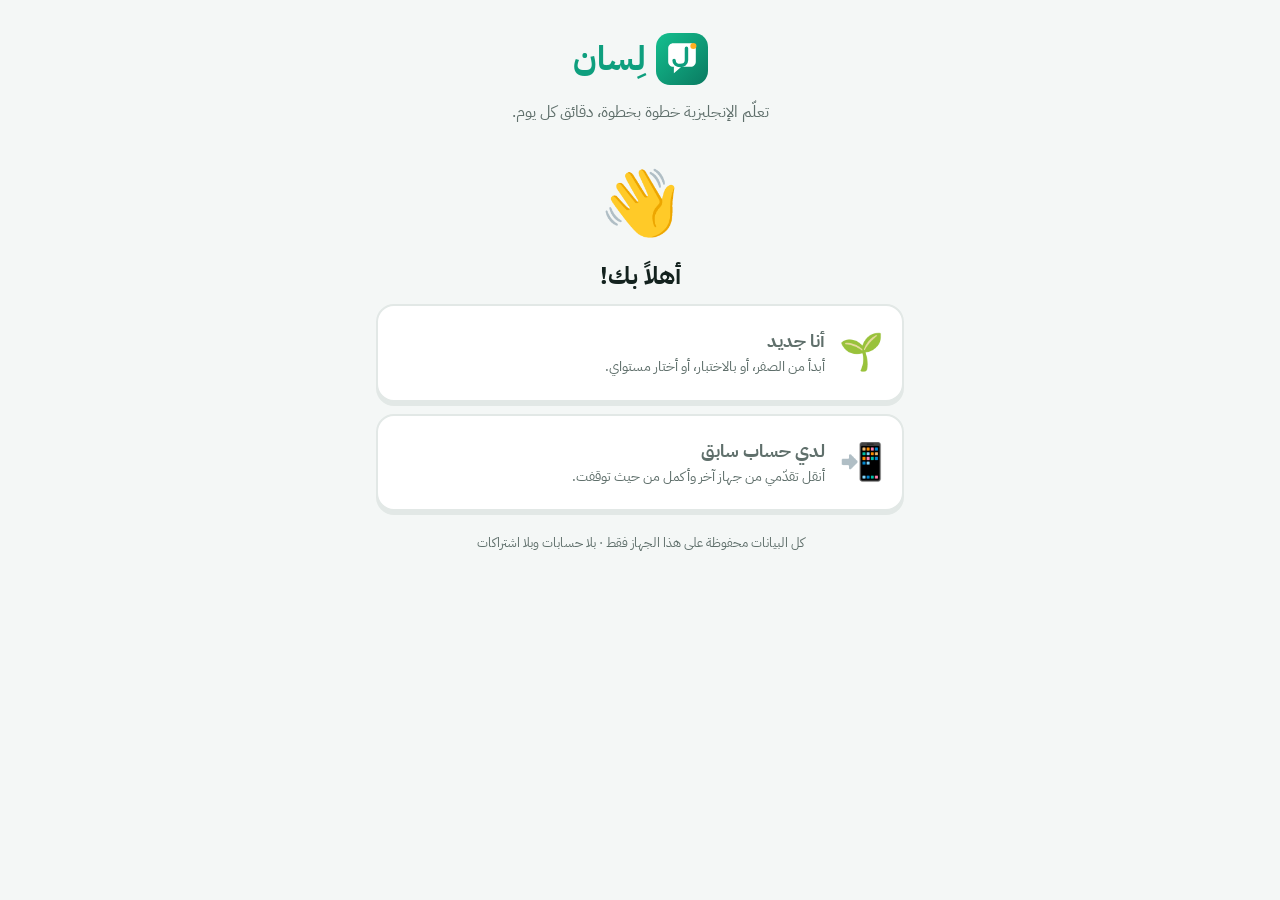
<file: lisan/index.html>
<!doctype html>
<html lang="ar" dir="rtl">
<head>
<meta charset="utf-8">
<meta name="viewport" content="width=device-width,initial-scale=1,viewport-fit=cover">
<meta name="theme-color" content="#0E9F7E">
<meta name="description" content="لِسان — تطبيق عائلي لتعلّم الإنجليزية للناطقين بالعربية، يعمل دون إنترنت وبلا اشتراكات.">
<title>لِسان</title>
<link rel="manifest" href="manifest.webmanifest">
<link rel="icon" href="icon.svg" type="image/svg+xml">
<link rel="apple-touch-icon" href="icon-192.png">
<meta name="apple-mobile-web-app-capable" content="yes">
<meta name="mobile-web-app-capable" content="yes">
<meta name="apple-mobile-web-app-title" content="لِسان">
<link rel="preconnect" href="https://fonts.googleapis.com">
<link rel="preconnect" href="https://fonts.gstatic.com" crossorigin>
<link href="https://fonts.googleapis.com/css2?family=IBM+Plex+Sans+Arabic:wght@400;600;700&family=Nunito:wght@600;800;900&display=swap" rel="stylesheet">
<link rel="stylesheet" href="styles.css">
</head>
<body>
<div id="app"></div>
<div id="toast" role="status" aria-live="polite"></div>
<script src="store.js"></script>
<script src="fsrs.js"></script>
<script src="course-en.js"></script>
<script src="gloss-en.js"></script>
<script src="app.js"></script>
</body>
</html>
</file>
<file: lisan/styles.css>
/* ================= لسان — النظام البصري ================= */
:root{
  --bg:#F4F7F6; --card:#FFFFFF; --ink:#13221E; --muted:#5F6F6B; --line:#E2E8E6; --soft:#EEF3F1;
  --pri:#0E9F7E; --pri-d:#0A7560; --pri-l:#DDF5EC;
  --acc:#FFB020; --acc-d:#C98300; --bad:#E5484D; --bad-d:#B3363A;
  --okbg:#DDF5EC; --badbg:#FDE8E8; --gold:#F5B400;
  --t-s:#2F80ED; --t-v:#E8710A; --t-x:#E5484D; --t-o:#0E9F7E; --t-t:#0A97A8; --t-q:#8E5CF7; --t-p:#D6409F;
  --sh:0 1px 2px rgba(0,0,0,.04),0 8px 24px rgba(16,40,34,.07);
  color-scheme:light;
}
:root[data-theme="dark"]{
  --bg:#0E1513; --card:#16211E; --ink:#E6EFEC; --muted:#97A8A3; --line:#26342F; --soft:#1C2926;
  --pri-d:#08624F; --pri-l:#123B30; --okbg:#103A2E; --badbg:#3D1B1D;
  --t-s:#6AA6FF; --t-v:#FF9A45; --t-x:#FF6B70; --t-o:#2FD3A6; --t-t:#35C6D8; --t-q:#B08DFF; --t-p:#F071BC;
  --sh:0 1px 2px rgba(0,0,0,.3),0 8px 24px rgba(0,0,0,.25); color-scheme:dark;
}
@media (prefers-color-scheme:dark){
  :root:not([data-theme="light"]){
    --bg:#0E1513; --card:#16211E; --ink:#E6EFEC; --muted:#97A8A3; --line:#26342F; --soft:#1C2926;
    --pri-d:#08624F; --pri-l:#123B30; --okbg:#103A2E; --badbg:#3D1B1D;
    --t-s:#6AA6FF; --t-v:#FF9A45; --t-x:#FF6B70; --t-o:#2FD3A6; --t-t:#35C6D8; --t-q:#B08DFF; --t-p:#F071BC;
    --sh:0 1px 2px rgba(0,0,0,.3),0 8px 24px rgba(0,0,0,.25); color-scheme:dark;
  }
}
*{box-sizing:border-box;-webkit-tap-highlight-color:transparent}
[hidden]{display:none!important}
html,body{margin:0;background:var(--bg);color:var(--ink);font-family:"IBM Plex Sans Arabic","Segoe UI",Tahoma,system-ui,sans-serif;font-size:16px;line-height:1.6}
body{min-height:100vh;min-height:100dvh;overflow-x:hidden}
button{font:inherit;color:inherit;cursor:pointer;background:none;border:0;padding:0}
input{font:inherit;color:inherit}
.en,[dir="ltr"]{font-family:"Nunito","Segoe UI",system-ui,sans-serif}
bdi.en{unicode-bidi:isolate}
#app{max-width:560px;margin:0 auto;min-height:100vh;min-height:100dvh;position:relative}
.muted{color:var(--muted)}
h1,h2,h3{margin:0;line-height:1.35}

/* ---------- الأزرار ---------- */
.btn{display:block;width:100%;border-radius:16px;padding:14px 18px;font-weight:700;font-size:17px;background:var(--pri);color:#fff;box-shadow:0 4px 0 var(--pri-d);transition:transform .08s,box-shadow .08s,background .2s;margin-top:10px;text-align:center}
.btn:active:not(:disabled){transform:translateY(3px);box-shadow:0 1px 0 var(--pri-d)}
.btn:disabled{background:var(--line);color:var(--muted);box-shadow:0 4px 0 var(--line);cursor:default}
.btn.ghost{background:transparent;color:var(--pri);box-shadow:none;border:2px solid var(--line)}
.btn.ghost:active{transform:translateY(1px)}
.btn.acc{background:var(--acc);box-shadow:0 4px 0 var(--acc-d);color:#3A2600}
.btn.bad{background:var(--bad);box-shadow:0 4px 0 var(--bad-d)}
.btn.sm{padding:10px 14px;font-size:15px;border-radius:12px;margin-top:0;width:auto;display:inline-block}
.icon-btn{width:40px;height:40px;border-radius:12px;display:grid;place-items:center;font-size:20px;color:var(--muted)}
.icon-btn:hover{background:var(--soft)}
.card{background:var(--card);border-radius:20px;padding:18px;box-shadow:var(--sh);border:1px solid var(--line)}

/* ---------- شاشة الملفات ---------- */
.prof-scr{padding:32px 16px 40px;text-align:center}
.logo{display:inline-flex;align-items:center;gap:10px;font-size:34px;font-weight:700;color:var(--pri)}
.logo img{width:52px;height:52px;border-radius:14px}
.tagline{color:var(--muted);margin:6px 0 28px}
.prof-grid{display:grid;grid-template-columns:repeat(auto-fill,minmax(140px,1fr));gap:14px;margin-bottom:18px}
.prof{background:var(--card);border:2px solid var(--line);border-radius:20px;padding:18px 10px;display:flex;flex-direction:column;align-items:center;gap:4px;box-shadow:0 4px 0 var(--line);transition:transform .1s}
.prof:active{transform:translateY(3px);box-shadow:0 1px 0 var(--line)}
.prof .av{font-size:46px;line-height:1.1}
.prof b{font-size:17px}
.prof small{color:var(--muted);font-size:13px}
.prof.add{border-style:dashed;justify-content:center;color:var(--pri);font-weight:700;box-shadow:none}
.prof.add .av{font-size:34px}

/* ---------- نماذج ---------- */
.form{padding:20px 16px 40px}
.form h2{font-size:24px;margin:8px 0 6px}
.form p{color:var(--muted);margin:0 0 18px}
.field{display:block;margin:18px 0 8px;font-weight:700}
.inp{width:100%;padding:14px 16px;border-radius:14px;border:2px solid var(--line);background:var(--card);font-size:18px;outline:none}
.inp:focus{border-color:var(--pri)}
.av-grid{display:grid;grid-template-columns:repeat(6,1fr);gap:8px}
.av-grid button{font-size:30px;aspect-ratio:1;border-radius:14px;border:2px solid var(--line);background:var(--card)}
.av-grid button.sel{border-color:var(--pri);background:var(--pri-l)}
.goal-list{display:grid;gap:10px}
.goal{display:flex;justify-content:space-between;align-items:center;padding:14px 16px;border-radius:14px;border:2px solid var(--line);background:var(--card);font-weight:600}
.goal.sel{border-color:var(--pri);background:var(--pri-l)}
.goal small{color:var(--muted);font-weight:400}
.choice-big{display:flex;gap:14px;align-items:center;text-align:start;padding:18px;border-radius:18px;border:2px solid var(--line);background:var(--card);width:100%;margin-top:12px;box-shadow:0 4px 0 var(--line)}
.choice-big:active{transform:translateY(3px);box-shadow:0 1px 0 var(--line)}
.choice-big .ic{font-size:36px}
.choice-big b{display:block;font-size:18px}
.choice-big span{color:var(--muted);font-size:14px}

/* ---------- الواجهة الرئيسية ---------- */
.home{display:flex;flex-direction:column;min-height:100vh;min-height:100dvh}
.topbar{position:sticky;top:0;z-index:20;display:flex;align-items:center;justify-content:space-between;gap:6px;padding:10px 12px;background:color-mix(in srgb,var(--bg) 88%,transparent);backdrop-filter:blur(10px);-webkit-backdrop-filter:blur(10px);border-bottom:1px solid var(--line)}
.stat{display:flex;align-items:center;gap:4px;font-weight:700;font-size:16px;padding:6px 10px;border-radius:12px}
.stat:hover{background:var(--soft)}
.stat.flame{color:#F07A12}.stat.flame.off{color:var(--muted);filter:grayscale(1)}
.stat.gem{color:#1E9BD7}.stat.heart{color:var(--bad)}
.stat .n{font-family:"Nunito",sans-serif}
.lvl-chip{display:flex;align-items:center;gap:6px;font-weight:700;padding:6px 10px;border-radius:12px;border:2px solid var(--line)}
.tab-body{flex:1;padding:16px 16px 110px}
.tabs{position:fixed;bottom:0;left:0;right:0;z-index:20;display:flex;justify-content:center;background:var(--card);border-top:1px solid var(--line);padding-bottom:env(safe-area-inset-bottom)}
.tabs-in{display:flex;width:100%;max-width:560px}
.tabs button{flex:1;display:flex;flex-direction:column;align-items:center;gap:0;padding:8px 0 10px;font-size:12px;font-weight:600;color:var(--muted)}
.tabs button .ti{font-size:24px;line-height:1.3;filter:grayscale(1);opacity:.7}
.tabs button.on{color:var(--pri)}
.tabs button.on .ti{filter:none;opacity:1}

/* بطاقة الهدف اليومي */
.goal-card{display:flex;align-items:center;gap:16px;margin-bottom:16px}
.ring{--p:0;width:64px;height:64px;border-radius:50%;background:conic-gradient(var(--acc) calc(var(--p)*1%),var(--line) 0);display:grid;place-items:center;flex:none}
.ring>span{width:50px;height:50px;border-radius:50%;background:var(--card);display:grid;place-items:center;font-size:22px}
.goal-card b{display:block;font-size:17px}
.goal-card small{color:var(--muted)}
.cta-card{display:flex;align-items:center;gap:14px;margin-bottom:16px;background:linear-gradient(135deg,var(--pri),#14B88F);color:#fff;border:0;width:100%;text-align:start}
.cta-card .ic{font-size:38px}
.cta-card b{display:block;font-size:17px}
.cta-card small{opacity:.9}

/* الوحدات والمسار */
.unit{margin:8px 0 26px}
.uhead{background:var(--uc);color:#fff;border-radius:18px;padding:16px 18px;box-shadow:0 4px 0 color-mix(in srgb,var(--uc) 70%,#000);display:flex;justify-content:space-between;align-items:center;gap:10px}
.uhead small{opacity:.9;font-weight:600}
.uhead h3{font-size:19px}
.uhead p{margin:2px 0 0;opacity:.92;font-size:14px}
.uhead .gbtn{background:rgba(255,255,255,.2);border-radius:12px;padding:8px 10px;font-size:20px;flex:none}
.path{display:flex;flex-direction:column;align-items:center;gap:6px;padding:22px 0 4px}
.nodewrap{position:relative;display:flex;flex-direction:column;align-items:center;width:120px}
.node{width:74px;height:70px;border-radius:50%;font-size:30px;display:grid;place-items:center;background:var(--uc);color:#fff;box-shadow:0 6px 0 color-mix(in srgb,var(--uc) 65%,#000);transition:transform .1s}
.node:active{transform:translateY(4px);box-shadow:0 2px 0 color-mix(in srgb,var(--uc) 65%,#000)}
.node.done{background:var(--gold);box-shadow:0 6px 0 #C48F00;font-size:32px;font-weight:900}
.node.skip{background:color-mix(in srgb,var(--gold) 55%,var(--card));box-shadow:0 6px 0 color-mix(in srgb,#C48F00 55%,var(--line));font-size:26px}
.node.lock{background:var(--line);box-shadow:0 6px 0 color-mix(in srgb,var(--line) 70%,#000);font-size:24px;filter:grayscale(1)}
.node.cur{outline:6px solid color-mix(in srgb,var(--uc) 30%,transparent);outline-offset:4px;animation:pulse 1.8s infinite}
@keyframes pulse{0%,100%{outline-offset:4px}50%{outline-offset:9px}}
.nlabel{font-size:13px;color:var(--muted);margin-top:10px;text-align:center;line-height:1.3;font-weight:600}
.start-tag{position:absolute;top:-30px;background:var(--card);border:2px solid var(--line);color:var(--pri);font-weight:800;padding:2px 12px;border-radius:10px;font-size:14px;animation:bob 1.6s infinite}
@keyframes bob{50%{transform:translateY(-4px)}}
.soon{text-align:center;padding:26px 18px;border:2px dashed var(--line);border-radius:20px;color:var(--muted)}
.soon b{display:block;color:var(--ink);font-size:17px}

/* ---------- لوحة سفلية ---------- */
.sheet-wrap{position:fixed;inset:0;background:rgba(0,0,0,.35);z-index:100;display:flex;align-items:flex-end;justify-content:center;opacity:0;transition:opacity .2s}
.sheet-wrap.on{opacity:1}
.sheet{background:var(--card);width:100%;max-width:560px;border-radius:24px 24px 0 0;padding:22px 18px calc(22px + env(safe-area-inset-bottom));transform:translateY(30px);transition:transform .2s;text-align:center;max-height:88vh;overflow:auto}
.sheet-wrap.on .sheet{transform:none}
.sh-ic{width:72px;height:72px;border-radius:22px;display:grid;place-items:center;font-size:38px;margin:0 auto 10px;color:#fff}
.sheet h3{font-size:21px}
.sheet .cf{font-size:18px;font-weight:600;margin:6px 0 10px}

/* ---------- التنبيه ---------- */
#toast{position:fixed;top:14px;left:50%;transform:translate(-50%,-200%);visibility:hidden;background:var(--ink);color:var(--bg);padding:10px 18px;border-radius:14px;z-index:200;font-weight:600;transition:transform .25s;max-width:92vw;text-align:center;box-shadow:var(--sh)}
#toast.on{transform:translate(-50%,0);visibility:visible}

/* ---------- الجلسة (درس / مراجعة) ---------- */
.ses{display:flex;flex-direction:column;min-height:100vh;min-height:100dvh}
.ses-top{display:flex;align-items:center;gap:10px;padding:12px 14px;position:sticky;top:0;background:var(--bg);z-index:5}
.pbar{flex:1;height:14px;background:var(--line);border-radius:99px;overflow:hidden}
.pbar i{display:block;height:100%;width:0;background:linear-gradient(90deg,#3FD3A8,var(--pri));border-radius:99px;transition:width .45s cubic-bezier(.3,1.4,.6,1)}
.hc{font-weight:800;color:var(--bad);display:flex;gap:4px;align-items:center;font-family:"Nunito",sans-serif}
.ses-body{flex:1;padding:6px 16px 24px;animation:fadein .25s}
@keyframes fadein{from{opacity:0;transform:translateY(8px)}to{opacity:1;transform:none}}
.q{font-size:21px;font-weight:700;margin:6px 0 16px}
.big{display:flex;align-items:center;gap:12px;font-size:24px;font-weight:700;padding:14px 16px;background:var(--card);border:2px solid var(--line);border-radius:18px;margin-bottom:18px}
.big.ar{font-size:22px}
.big .en{font-weight:800}
.spk{width:44px;height:44px;flex:none;border-radius:14px;background:var(--t-s);color:#fff;font-size:20px;display:grid;place-items:center;box-shadow:0 3px 0 color-mix(in srgb,var(--t-s) 65%,#000)}
.spk.sm{width:34px;height:34px;font-size:15px;border-radius:10px}
.spk:active{transform:translateY(2px);box-shadow:none}
.audio-row{display:flex;gap:14px;justify-content:center;margin:10px 0 22px}
.spk.xl{width:96px;height:96px;font-size:42px;border-radius:26px}
.spk.slow{width:64px;height:64px;font-size:26px;border-radius:20px;align-self:end;background:var(--t-q);box-shadow:0 3px 0 color-mix(in srgb,var(--t-q) 65%,#000)}
.opts{display:grid;gap:10px}
.opt{display:flex;align-items:center;gap:12px;text-align:start;padding:14px 16px;border-radius:16px;border:2px solid var(--line);background:var(--card);font-size:18px;font-weight:600;box-shadow:0 3px 0 var(--line);transition:all .1s}
.opt .k{width:28px;height:28px;flex:none;border-radius:8px;border:2px solid var(--line);display:grid;place-items:center;font-size:14px;color:var(--muted);font-family:"Nunito",sans-serif}
.opt.sel{border-color:var(--t-s);background:color-mix(in srgb,var(--t-s) 12%,var(--card));box-shadow:0 3px 0 var(--t-s)}
.opt.sel .k{border-color:var(--t-s);color:var(--t-s)}
.opt.right{border-color:var(--pri);background:var(--okbg);box-shadow:0 3px 0 var(--pri)}
.opt.wrong{border-color:var(--bad);background:var(--badbg);box-shadow:0 3px 0 var(--bad)}
.locked .opt,.locked .tile,.locked .chip{pointer-events:none}

/* إكمال الفراغ */
.fill-s{font-size:23px;font-weight:700;line-height:2.1;padding:16px;background:var(--card);border:2px solid var(--line);border-radius:18px;text-align:left}
.slot{display:inline-block;min-width:84px;border-bottom:3px solid var(--t-s);text-align:center;color:var(--t-s);padding:0 6px;margin:0 4px}
.fill-ar{color:var(--muted);margin:10px 4px 18px;font-size:16px}
.chips{display:flex;flex-wrap:wrap;gap:10px;justify-content:center}
.chip{padding:10px 18px;border-radius:14px;border:2px solid var(--line);background:var(--card);font-size:19px;font-weight:700;box-shadow:0 3px 0 var(--line)}
.chip.sel{border-color:var(--t-s);color:var(--t-s);box-shadow:0 3px 0 var(--t-s)}

/* ترتيب الكلمات */
.ans{min-height:118px;border-top:2px solid var(--line);border-bottom:2px solid var(--line);padding:12px 0;display:flex;flex-wrap:wrap;gap:8px;align-content:flex-start;direction:ltr;margin-bottom:22px;background:repeating-linear-gradient(transparent 0 54px,var(--line) 54px 56px)}
.bank{display:flex;flex-wrap:wrap;gap:8px;justify-content:center;direction:ltr}
.tile{padding:9px 14px;border-radius:12px;border:2px solid var(--line);background:var(--card);font-size:18px;font-weight:700;box-shadow:0 3px 0 var(--line);font-family:"Nunito",sans-serif;transition:transform .08s}
.tile:active{transform:translateY(2px);box-shadow:0 1px 0 var(--line)}
.tile.used{background:var(--line);color:transparent;box-shadow:none;pointer-events:none}

/* المطابقة */
.match{display:grid;grid-template-columns:1fr 1fr;gap:12px}
.mcol{display:grid;gap:10px;align-content:start}
.mbtn{padding:14px 10px;border-radius:14px;border:2px solid var(--line);background:var(--card);font-size:17px;font-weight:700;box-shadow:0 3px 0 var(--line);min-height:58px}
.mbtn.sel{border-color:var(--t-s);background:color-mix(in srgb,var(--t-s) 12%,var(--card));box-shadow:0 3px 0 var(--t-s)}
.mbtn.ok{border-color:var(--line);color:var(--muted);opacity:.45;box-shadow:none;pointer-events:none;background:var(--soft)}
.mbtn.bad{border-color:var(--bad);background:var(--badbg);animation:shake .35s}
@keyframes shake{25%{transform:translateX(-5px)}75%{transform:translateX(5px)}}

/* الكتابة والنطق */
.write-inp{width:100%;padding:16px;border-radius:16px;border:2px solid var(--line);background:var(--card);font-size:22px;font-weight:700;outline:none;text-align:left}
.write-inp:focus{border-color:var(--t-s)}
.mic{width:110px;height:110px;border-radius:50%;font-size:46px;background:var(--bad);color:#fff;display:grid;place-items:center;margin:22px auto 12px;box-shadow:0 6px 0 var(--bad-d)}
.mic.rec{animation:recp 1s infinite}
@keyframes recp{50%{box-shadow:0 6px 0 var(--bad-d),0 0 0 16px color-mix(in srgb,var(--bad) 25%,transparent)}}
.heard{text-align:center;color:var(--muted);min-height:28px}
.heard .en{color:var(--ink);font-weight:700}

/* شريط الإجابة */
.ses-foot{position:sticky;bottom:0;padding:14px 16px calc(16px + env(safe-area-inset-bottom));background:var(--bg);border-top:2px solid var(--line);z-index:5}
.ses-foot .btn{margin-top:0}
.foot-row{display:flex;gap:10px}
.foot-row .btn{flex:1}
.foot-row .btn.ghost{flex:0 0 auto;width:auto}
.fb:empty{display:none}
.fb{margin-bottom:12px;animation:fadein .2s}
.fb-t{font-size:20px;font-weight:800}
.fb-a{font-size:18px;font-weight:700;margin-top:2px}
.fb-n{font-size:15px;margin-top:6px;opacity:.9}
.ses-foot.ok{background:var(--okbg);border-color:transparent}
.ses-foot.ok .fb-t{color:var(--pri)}
.ses-foot.bad{background:var(--badbg);border-color:transparent}
.ses-foot.bad .fb-t,.ses-foot.bad .fb-a{color:var(--bad)}
.ses-foot.bad .btn{background:var(--bad);box-shadow:0 4px 0 var(--bad-d)}

/* ---------- القواعد ---------- */
.g-wrap{padding:6px 16px 24px}
.gcard{background:var(--card);border:1px solid var(--line);border-radius:22px;padding:20px 18px;box-shadow:var(--sh);animation:fadein .25s}
.gcard h2{font-size:22px;margin-bottom:10px;color:var(--pri)}
.gbody{font-size:17px;line-height:1.95}
.gbody i,.formula .tk,.exl .en-l{font-style:normal;font-family:"Nunito",sans-serif}
.gbody i{direction:ltr;unicode-bidi:isolate;font-weight:800;color:var(--t-s)}
.gbody table{width:100%;border-collapse:separate;border-spacing:0;margin:12px 0 4px;border:1px solid var(--line);border-radius:14px;overflow:hidden;font-size:16px}
.gbody td,.gbody th{padding:9px 12px;border-bottom:1px solid var(--line);text-align:start}
.gbody tr:last-child td{border-bottom:0}
.gbody th{background:var(--soft);font-size:14px;color:var(--muted)}
.formula{display:flex;flex-wrap:wrap;align-items:center;gap:6px;margin:16px 0 4px;padding:12px;background:var(--soft);border-radius:14px;justify-content:center}
.formula b{color:var(--muted)}
.formula .tk{padding:6px 12px;border-radius:10px;color:#fff;font-weight:700;font-size:15px}
.exs{display:grid;gap:10px;margin-top:16px}
.exl{display:flex;gap:12px;align-items:center;padding:10px 12px;border-radius:14px;background:var(--soft)}
.en-l{font-size:19px;font-weight:700;direction:ltr;text-align:left;line-height:1.9}
.ar-l{color:var(--muted);font-size:15px}
.tkw{border-radius:7px;padding:0 4px;font-weight:800;border-bottom:3px solid}
.t-s{--c:var(--t-s)}.t-v{--c:var(--t-v)}.t-x{--c:var(--t-x)}.t-o{--c:var(--t-o)}.t-t{--c:var(--t-t)}.t-q{--c:var(--t-q)}.t-p{--c:var(--t-p)}
.tkw{color:var(--c);border-color:var(--c);background:color-mix(in srgb,var(--c) 10%,transparent)}
.formula .tk{background:var(--c)}
.gnote{margin-top:14px;padding:12px 14px;border-radius:14px;background:color-mix(in srgb,var(--acc) 16%,var(--card));border:1px solid color-mix(in srgb,var(--acc) 40%,transparent);font-size:15px}
.legend{display:flex;flex-wrap:wrap;gap:6px;margin:0 0 12px;font-size:12px}
.legend span{padding:2px 8px;border-radius:8px;color:var(--c);background:color-mix(in srgb,var(--c) 12%,transparent);font-weight:700}
.qc{margin-top:18px;padding:14px;border-radius:16px;border:2px dashed color-mix(in srgb,var(--t-q) 50%,var(--line))}
.qc-h{font-size:14px;font-weight:700;color:var(--t-q);margin-bottom:6px}
.qc-s{font-size:20px;font-weight:700;direction:ltr;text-align:left;margin-bottom:10px}
.qc .chips{justify-content:flex-start;direction:ltr}
.qc .chip{font-size:17px;padding:8px 14px}
.qc .chip.right{border-color:var(--pri);background:var(--okbg);color:var(--pri)}
.qc .chip.wrong{border-color:var(--bad);background:var(--badbg);color:var(--bad);animation:shake .35s}
.qfb{margin-top:8px;font-size:15px;min-height:22px}
.dots{display:flex;gap:6px;justify-content:center;margin:16px 0 0}
.dots i{width:8px;height:8px;border-radius:50%;background:var(--line)}
.dots i.on{background:var(--pri);width:22px;border-radius:6px}
.g-tip{font-size:13px;color:var(--muted);text-align:center;margin-top:10px}
.tipbox{position:fixed;z-index:150;background:var(--ink);color:var(--bg);padding:6px 12px;border-radius:10px;font-size:14px;font-weight:600;pointer-events:none;transform:translate(-50%,-110%);white-space:nowrap}

/* ---------- النتائج ---------- */
.result{padding:40px 18px 30px;text-align:center;display:flex;flex-direction:column;min-height:100vh;min-height:100dvh}
.result .big-ic{font-size:86px;line-height:1;animation:pop .5s cubic-bezier(.3,1.6,.6,1)}
@keyframes pop{from{transform:scale(.3);opacity:0}}
.result h1{font-size:28px;margin:14px 0 6px;color:var(--gold)}
.res-tiles{display:grid;grid-template-columns:repeat(3,1fr);gap:10px;margin:24px 0}
.rt{border-radius:16px;border:2px solid var(--c);overflow:hidden;background:var(--card)}
.rt small{display:block;background:var(--c);color:#fff;font-weight:700;padding:4px;font-size:13px}
.rt b{display:block;font-size:22px;padding:10px 4px;color:var(--c);font-family:"Nunito",sans-serif}
.new-badges{display:flex;gap:10px;justify-content:center;flex-wrap:wrap;margin-bottom:12px}
.nb{background:var(--card);border:2px solid var(--gold);border-radius:16px;padding:10px 14px;font-weight:700;animation:pop .5s .3s both}
.result .spacer{flex:1}

/* ---------- المحادثة ---------- */
.convo .chat{flex:1;padding:12px 14px 20px;display:flex;flex-direction:column;gap:12px;overflow:auto}
.ct{display:flex;flex-direction:column;line-height:1.3}
.ct small{color:var(--muted);font-size:12px}
.msg{display:flex;gap:8px;align-items:flex-end;animation:fadein .3s;max-width:92%}
.msg .av{font-size:30px;flex:none}
.bub{padding:10px 14px;border-radius:18px;background:var(--card);border:2px solid var(--line);position:relative}
.msg.npc{align-self:flex-start}
.msg.npc .bub{border-bottom-right-radius:6px}
.msg.me{align-self:flex-end;flex-direction:row-reverse}
.msg.me .bub{background:var(--pri);color:#fff;border-color:var(--pri);border-bottom-left-radius:6px}
.bub .en{font-size:18px;font-weight:700;direction:ltr;text-align:left;display:block}
.bub .tr{font-size:14px;color:var(--muted);display:none;margin-top:4px}
.bub.show-tr .tr{display:block}
.bub .bub-tools{display:flex;gap:6px;margin-top:6px}
.bub .bub-tools button{font-size:12px;padding:3px 8px;border-radius:8px;background:var(--soft);color:var(--muted);font-weight:600}
.reply{position:sticky;bottom:0;background:var(--bg);border-top:2px solid var(--line);padding:12px 14px calc(14px + env(safe-area-inset-bottom))}
.reply-h{display:flex;justify-content:space-between;align-items:center;margin-bottom:8px;font-weight:700;color:var(--muted);font-size:14px}
.ropt{display:flex;align-items:center;gap:10px;width:100%;text-align:left;direction:ltr;padding:12px 14px;border-radius:14px;border:2px solid var(--line);background:var(--card);font-size:17px;font-weight:700;margin-bottom:8px;box-shadow:0 3px 0 var(--line);font-family:"Nunito",sans-serif}
.ropt:active{transform:translateY(2px)}
.ropt.wrong{border-color:var(--bad);background:var(--badbg);color:var(--bad);opacity:.7;pointer-events:none;text-decoration:line-through}
.cfb{padding:10px 12px;border-radius:12px;background:var(--badbg);color:var(--bad);font-weight:600;margin-bottom:10px;font-size:15px}
.cfb.ok{background:var(--okbg);color:var(--pri)}
.mic-sm{width:42px;height:42px;border-radius:12px;background:var(--bad);color:#fff;font-size:20px;display:grid;place-items:center}
.mic-sm.rec{animation:recp 1s infinite}

/* ---------- قوائم وإحصائيات ---------- */
.sec-h{font-size:19px;font-weight:700;margin:22px 0 10px}
.list{display:grid;gap:12px}
.row-card{display:flex;align-items:center;gap:14px;padding:14px 16px;background:var(--card);border:2px solid var(--line);border-radius:18px;width:100%;text-align:start;box-shadow:0 3px 0 var(--line)}
.row-card:active{transform:translateY(2px);box-shadow:0 1px 0 var(--line)}
.row-card .ic{font-size:34px;flex:none}
.row-card .tx{flex:1}
.row-card b{display:block;font-size:17px}
.row-card small{color:var(--muted)}
.pill{font-size:12px;font-weight:800;padding:3px 9px;border-radius:99px;background:var(--soft);color:var(--muted);font-family:"Nunito",sans-serif}
.pill.ok{background:var(--okbg);color:var(--pri)}
.kpis{display:grid;grid-template-columns:repeat(2,1fr);gap:10px}
.kpi{background:var(--card);border:2px solid var(--line);border-radius:16px;padding:12px 14px;display:flex;gap:10px;align-items:center}
.kpi .ic{font-size:26px}
.kpi b{display:block;font-size:20px;font-family:"Nunito",sans-serif;line-height:1.2}
.kpi small{color:var(--muted);font-size:13px}
.week{display:flex;align-items:flex-end;gap:8px;height:130px;padding:10px 4px 0}
.week .d{flex:1;display:flex;flex-direction:column;align-items:center;gap:4px;height:100%;justify-content:flex-end}
.week .bar{width:100%;max-width:34px;border-radius:8px 8px 4px 4px;background:var(--acc);min-height:4px}
.week .bar.zero{background:var(--line)}
.week .d.today .bar{background:var(--pri)}
.week small{font-size:11px;color:var(--muted)}
.week .v{font-size:11px;font-weight:700;font-family:"Nunito",sans-serif;color:var(--muted)}
.badges{display:grid;grid-template-columns:repeat(auto-fill,minmax(96px,1fr));gap:10px}
.badge{text-align:center;padding:12px 6px;border-radius:16px;background:var(--card);border:2px solid var(--line)}
.badge .ic{font-size:32px}
.badge b{display:block;font-size:13px;line-height:1.35}
.badge small{font-size:11px;color:var(--muted);line-height:1.3;display:block}
.badge.off{opacity:.45;filter:grayscale(1)}
.boxes{display:flex;gap:6px;align-items:flex-end;height:90px;margin-top:8px}
.boxes .b{flex:1;display:flex;flex-direction:column;align-items:center;justify-content:flex-end;height:100%;gap:2px}
.boxes .bar{width:100%;border-radius:8px 8px 3px 3px;background:var(--pri);min-height:4px}
.boxes small{font-size:11px;color:var(--muted)}
.set-row{display:flex;justify-content:space-between;align-items:center;gap:12px;padding:14px 0;border-bottom:1px solid var(--line)}
.set-row:last-child{border-bottom:0}
.set-row b{display:block;font-size:16px}
.set-row small{color:var(--muted);font-size:13px}
.sw{width:52px;height:30px;border-radius:99px;background:var(--line);position:relative;flex:none;transition:background .2s}
.sw::after{content:"";position:absolute;top:3px;right:3px;width:24px;height:24px;border-radius:50%;background:#fff;transition:right .2s;box-shadow:0 1px 3px rgba(0,0,0,.2)}
.sw.on{background:var(--pri)}
.sw.on::after{right:25px}
.seg{display:flex;background:var(--soft);border-radius:12px;padding:3px;flex:none}
.seg button{padding:6px 10px;border-radius:10px;font-size:13px;font-weight:700;color:var(--muted)}
.seg button.on{background:var(--card);color:var(--ink);box-shadow:0 1px 3px rgba(0,0,0,.1)}
.place-bars{display:grid;gap:10px;margin:20px 0;text-align:start}
.pb-row{display:flex;align-items:center;gap:10px}
.pb-row b{width:34px;font-family:"Nunito",sans-serif}
.pb-row .pbar{height:12px}
.pb-row small{width:44px;color:var(--muted);text-align:end;font-family:"Nunito",sans-serif}
.lvl-big{font-family:"Nunito",sans-serif;font-size:64px;font-weight:900;color:var(--pri);line-height:1.1}

@media (max-width:380px){
  .q{font-size:19px}.big{font-size:21px}.fill-s{font-size:20px}.opt{font-size:16px}
  .stat{padding:6px 6px;font-size:15px}
}
@media (prefers-reduced-motion:reduce){*{animation:none!important;transition:none!important}}

/* ===== الإصدار 2 ===== */
.stat.brain{color:var(--t-q)}.stat.brain.off{color:var(--muted);filter:grayscale(1)}
textarea.write-inp{resize:none;font-size:20px;line-height:1.5;font-family:"Nunito","Segoe UI",system-ui,sans-serif}
.w-ok{color:var(--pri);font-weight:800}
.w-bad{color:var(--bad);font-weight:800;text-decoration:underline wavy;text-underline-offset:4px}
.word-score{font-size:22px;line-height:1.8;font-family:"Nunito",sans-serif;text-align:center}
.node.test{border-radius:22px;font-size:32px}
.node.test.done{background:var(--gold)}
.u-locked .uhead{filter:saturate(.35);opacity:.85}
.pin-dots{display:flex;gap:14px;justify-content:center;margin:16px 0 6px}
.pin-dots i{width:16px;height:16px;border-radius:50%;border:2px solid var(--muted)}
.pin-dots i.on{background:var(--pri);border-color:var(--pri)}
.pin-dots.shake{animation:shake .35s}
.pin-msg{min-height:22px;color:var(--bad);font-size:14px;font-weight:600}
.pin-pad{display:grid;grid-template-columns:repeat(3,1fr);gap:10px;max-width:280px;margin:10px auto 0}
.pin-pad button{height:58px;border-radius:16px;background:var(--soft);font-size:24px;font-weight:800;font-family:"Nunito",sans-serif;border:2px solid var(--line)}
.pin-pad button:active{transform:translateY(2px)}
.goal-card .btn.sm{flex:none}

/* ===== الإصدار 2.1: الملاحظات 1–8 ===== */
#app{-webkit-user-select:none;user-select:none;-webkit-touch-callout:none}
#app input,#app textarea{-webkit-user-select:text;user-select:text}
/* الترجمة الفورية */
.gloss{position:fixed;z-index:180;width:min(300px,calc(100vw - 20px));background:var(--card);border:2px solid var(--t-s);border-radius:18px;padding:12px 14px;box-shadow:0 12px 32px rgba(0,0,0,.22);animation:pop .2s}
.gl-h{display:flex;align-items:center;gap:8px}
.gl-h b{flex:1;font-size:20px;text-align:left}
.gl-x{width:32px;height:32px;font-size:16px}
.gl-ar{font-size:20px;font-weight:700;margin-top:6px}
.gl-n{font-size:14px;color:var(--muted);margin-top:4px}
.gl-ex{margin-top:8px;padding:8px 10px;border-radius:12px;background:var(--soft);font-size:14px}
.gl-ex .en{font-weight:700;text-align:left}
/* المؤقت */
.tbar{position:relative;height:8px;margin:0 16px 6px;background:var(--line);border-radius:99px;overflow:visible}
.tbar i{display:block;height:100%;background:var(--acc);border-radius:99px;transition:width .1s linear}
.tbar.late i{background:var(--bad)}
.tbar b{position:absolute;left:0;top:-22px;font-family:"Nunito",sans-serif;font-size:14px;color:var(--muted)}
.tbar.late b{color:var(--bad)}
/* راجع إجاباتك */
.ra-sum{display:flex;gap:8px;align-items:center;flex-wrap:wrap;margin-bottom:14px}
.ra-sum .btn{margin-inline-start:auto}
.pill.bad{background:var(--badbg);color:var(--bad)}
.ra-item{background:var(--card);border:2px solid var(--line);border-radius:16px;padding:12px 14px;margin-bottom:10px}
.ra-item.bad{border-color:color-mix(in srgb,var(--bad) 45%,var(--line))}
.ra-item.ok{border-color:color-mix(in srgb,var(--pri) 35%,var(--line))}
.ra-h{font-size:13px;font-weight:700;color:var(--muted);margin-bottom:6px}
.ra-q{font-size:17px;font-weight:700;margin-bottom:8px}
.ra-row{display:flex;gap:10px;align-items:baseline;padding:4px 0;border-top:1px dashed var(--line)}
.ra-row small{flex:0 0 52px;color:var(--muted)}
.ra-why{font-size:14px;margin-top:6px;color:var(--muted)}
.w-bad-plain{color:var(--bad);font-weight:800}
.pl-fb{min-height:28px;margin-top:14px;text-align:center;font-weight:700}
/* بطاقات */
.speed-card{display:flex;align-items:center;gap:14px;width:100%;text-align:start;margin-bottom:16px;border:2px solid color-mix(in srgb,var(--acc) 60%,var(--line))}
.speed-card .ic{font-size:34px}
.speed-card b{display:block;font-size:17px}
.speed-card small{color:var(--muted)}
.welcome-art{font-size:64px;margin:10px 0 4px}
.ra-row>div,.fb-a,.ra-q{unicode-bidi:plaintext;text-align:start}
.ra-row>div{flex:1;min-width:0}
</file>
